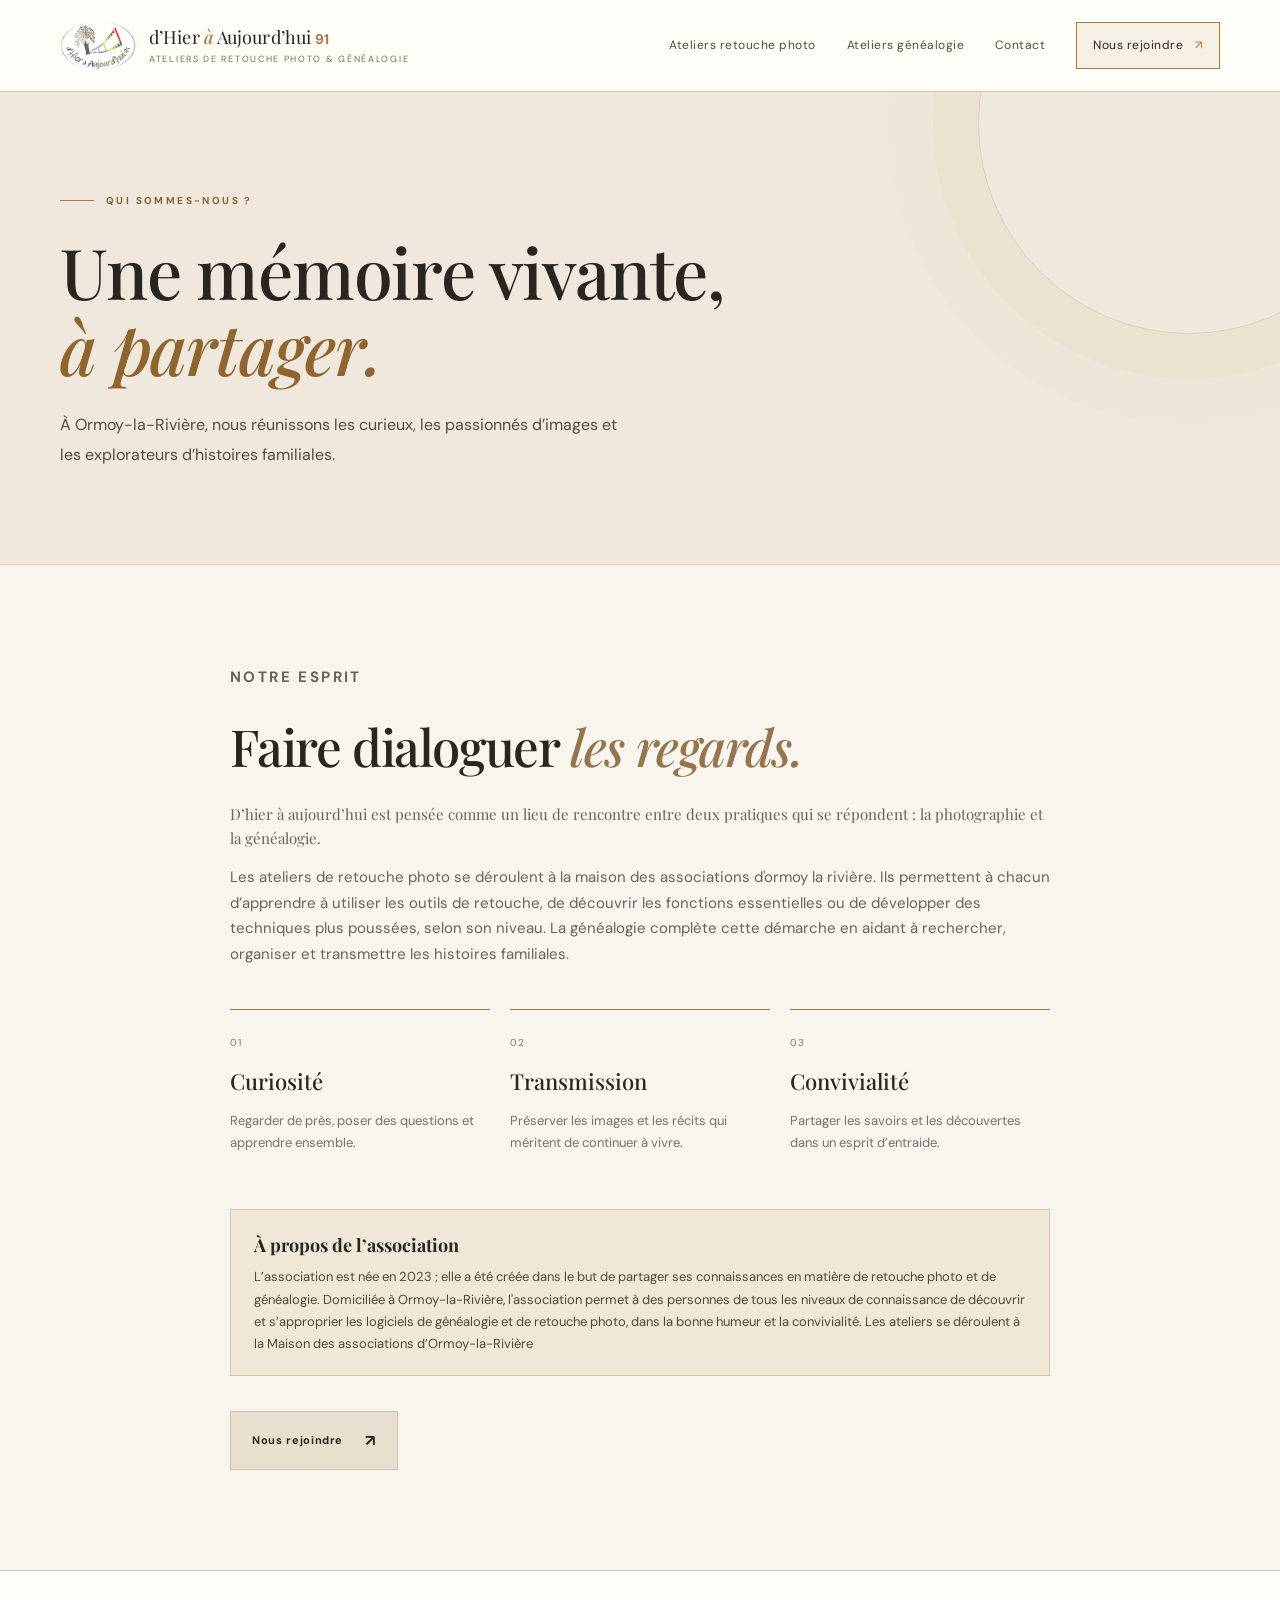
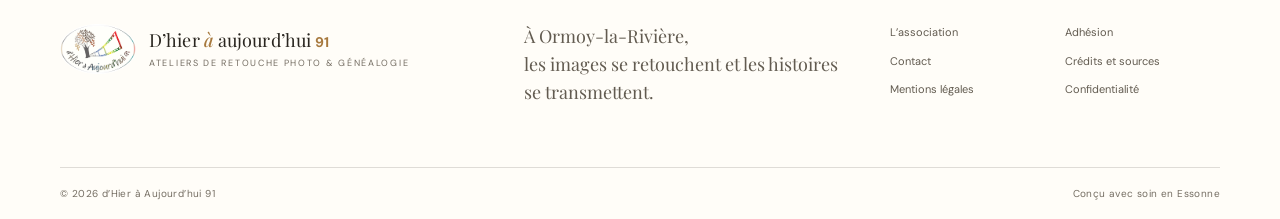
<file: association.html>
<!doctype html>


<html lang="fr">
    
    
    <!--tête de page-->
    
    <head>
        
        <meta charset="utf-8">
        <meta name="viewport" content="width=device-width, initial-scale=1">
        <title>L’association — d’Hier à Aujourd’hui 91</title>
        <meta name="description" content="Découvrez D’hier à aujourd’hui, association de retouche photo et de généalogie à Ormoy-la-Rivière en Essonne.">
        <meta name="robots" content="index,follow">
        <link rel="canonical" href="https://matmat-1313.github.io/association.html">
        <meta property="og:title" content="L’association — D’hier à aujourd’hui">
        <meta property="og:description" content="Une association locale pour la retouche photo, la généalogie et la mémoire vivante.">
        <meta property="og:locale" content="fr_FR">
        <link rel="icon" href="logo-association.png" type="image/svg+xml">
        <link rel="stylesheet" href="style.css">
        <script src="main.js" defer>
            
        </script>
    </head>

    
    <!--fin de section tête de page-->
    
    <body>
        
        <a class="skip-link" href="#contenu">Aller au contenu</a>
        <header class="site-header">
            <div class="container header-inner">
                <a class="brand" href="index.html">
                    <img class="brand-logo" src="logo-association.png" alt="Logo de l’association D’hier à aujourd’hui 91">
                    <span class="brand-name">d’Hier <em>à</em> Aujourd’hui <strong class="brand-number">91</strong>
                        <small>Ateliers de retouche photo & généalogie</small>
                    </span>
                </a>
                
                <button class="menu-toggle" aria-expanded="false" aria-controls="navigation" aria-label="Ouvrir le menu">
                
                    <span></span>
                    <span></span>
                </button>

                
                <nav id="navigation" class="nav" aria-label="Navigation principale">
                    <a href="photographie.html">Ateliers retouche photo</a>
                    <a href="genealogie.html">Ateliers généalogie</a>
                    <a href="contact.html">Contact</a>
                    <a class="nav-cta" href="adhesion.html">Nous rejoindre <span>↗</span>
                    </a>
                </nav>
            </div>
        </header>

    
    <main id="contenu">
        <section class="page-hero">
            <div class="container">
        <p class="eyebrow">
            <span class="eyebrow-line">
            </span> Qui sommes-nous ?</p>
        <h1>Une mémoire vivante,<br>
            <em>à partager.</em>
        </h1>
                
        <p class="hero-lede">À Ormoy-la-Rivière, nous réunissons les curieux, les passionnés d’images et les explorateurs d’histoires familiales.</p>
            </div>
        </section>
        <section class="section-pad">
            <div class="container content-narrow">
                <p class="eyebrow dark-eyebrow">Notre esprit</p>
            <h2>Faire dialoguer <em>les regards.</em>
            </h2>
                
            <p class="lead">D’hier à aujourd’hui est pensée comme un lieu de rencontre entre deux pratiques qui se répondent : la photographie et la généalogie.</p>
                <p>Les ateliers de retouche photo se déroulent à la maison des associations d'ormoy la rivière. Ils permettent à chacun d’apprendre à utiliser les outils de retouche, de découvrir les fonctions essentielles ou de développer des techniques plus poussées, selon son niveau. La généalogie complète cette démarche en aidant à rechercher, organiser et transmettre les histoires familiales.</p>
            <div class="values-grid">

                
                <article>
                    <span>01</span>
                    
                <h3>Curiosité</h3>
                    
                <p>Regarder de près, poser des questions et apprendre ensemble.</p>
                    
            </article>

                
                <article>   
                    <span>02</span>

                <h3>Transmission</h3>
                    
                <p>Préserver les images et les récits qui méritent de continuer à vivre.</p>
                    
            </article>

                
                <article>  
                    <span>03</span>
                    
                <h3>Convivialité</h3>
                    
                <p>Partager les savoirs et les découvertes dans un esprit d’entraide.</p>
                    
            </article>      
            
            </div>

                
    <!--section déscription de l'association-->
                
                <div class="notice">
                <strong>À propos de l’association</strong>
                <p>L’association est née en 2023 ; elle a été créée dans le but de partager ses connaissances en matière de retouche photo et de généalogie.

Domiciliée à Ormoy-la-Rivière, l'association permet à des personnes de tous les niveaux de connaissance de découvrir et s’approprier les logiciels de généalogie et de retouche photo, dans la bonne humeur et la convivialité.

Les ateliers se déroulent à la Maison des associations d’Ormoy-la-Rivière</p> 
                    
                   <!-- modifier la déscription de l'association avant la publication avec un peu plus de détail et avec l'année de création -->
             </div>
                
    <!--fin de section déscription de l'association-->

                
                <a class="button button-dark" href="adhesion.html">Nous rejoindre <span>↗</span>
                </a>
            </div>
        </section>
    </main>

    
    <!--pied de page-->
        
<footer class="site-footer">
    <div class="container footer-main">
        <a class="brand footer-brand" href="index.html">
            <img class="brand-logo" src="logo-association.png" alt="Logo de l’association D’hier à aujourd’hui 91">
            <span class="brand-name">D’hier <em>à</em> aujourd’hui <strong class="brand-number">91</strong>
                <small>Ateliers de retouche photo & généalogie</small>
            </span>
        </a>
        
        <p>À Ormoy-la-Rivière,<br>les images se retouchent et les histoires se transmettent.</p>
        <div class="footer-links">
            <a href="association.html">L’association</a>
            <a href="adhesion.html">Adhésion</a>
            <a href="contact.html">Contact</a>
            <a href="credits-sources.html">Crédits et sources</a>
          <a href="mentions-legales.html">Mentions légales</a>
            <a href="politique-confidentialite.html">Confidentialité</a>
        </div>
    </div>
    <div class="container footer-bottom">


    <!--crédit du site-->
        <span>© <span data-year>2026</span> d’Hier à Aujourd’hui 91</span>

        
        <span>Conçu avec soin en Essonne</span>
   
    </div>


    
    <!--fin de section pied de page-->
    
        </footer>
    </body>
</html>
</file>
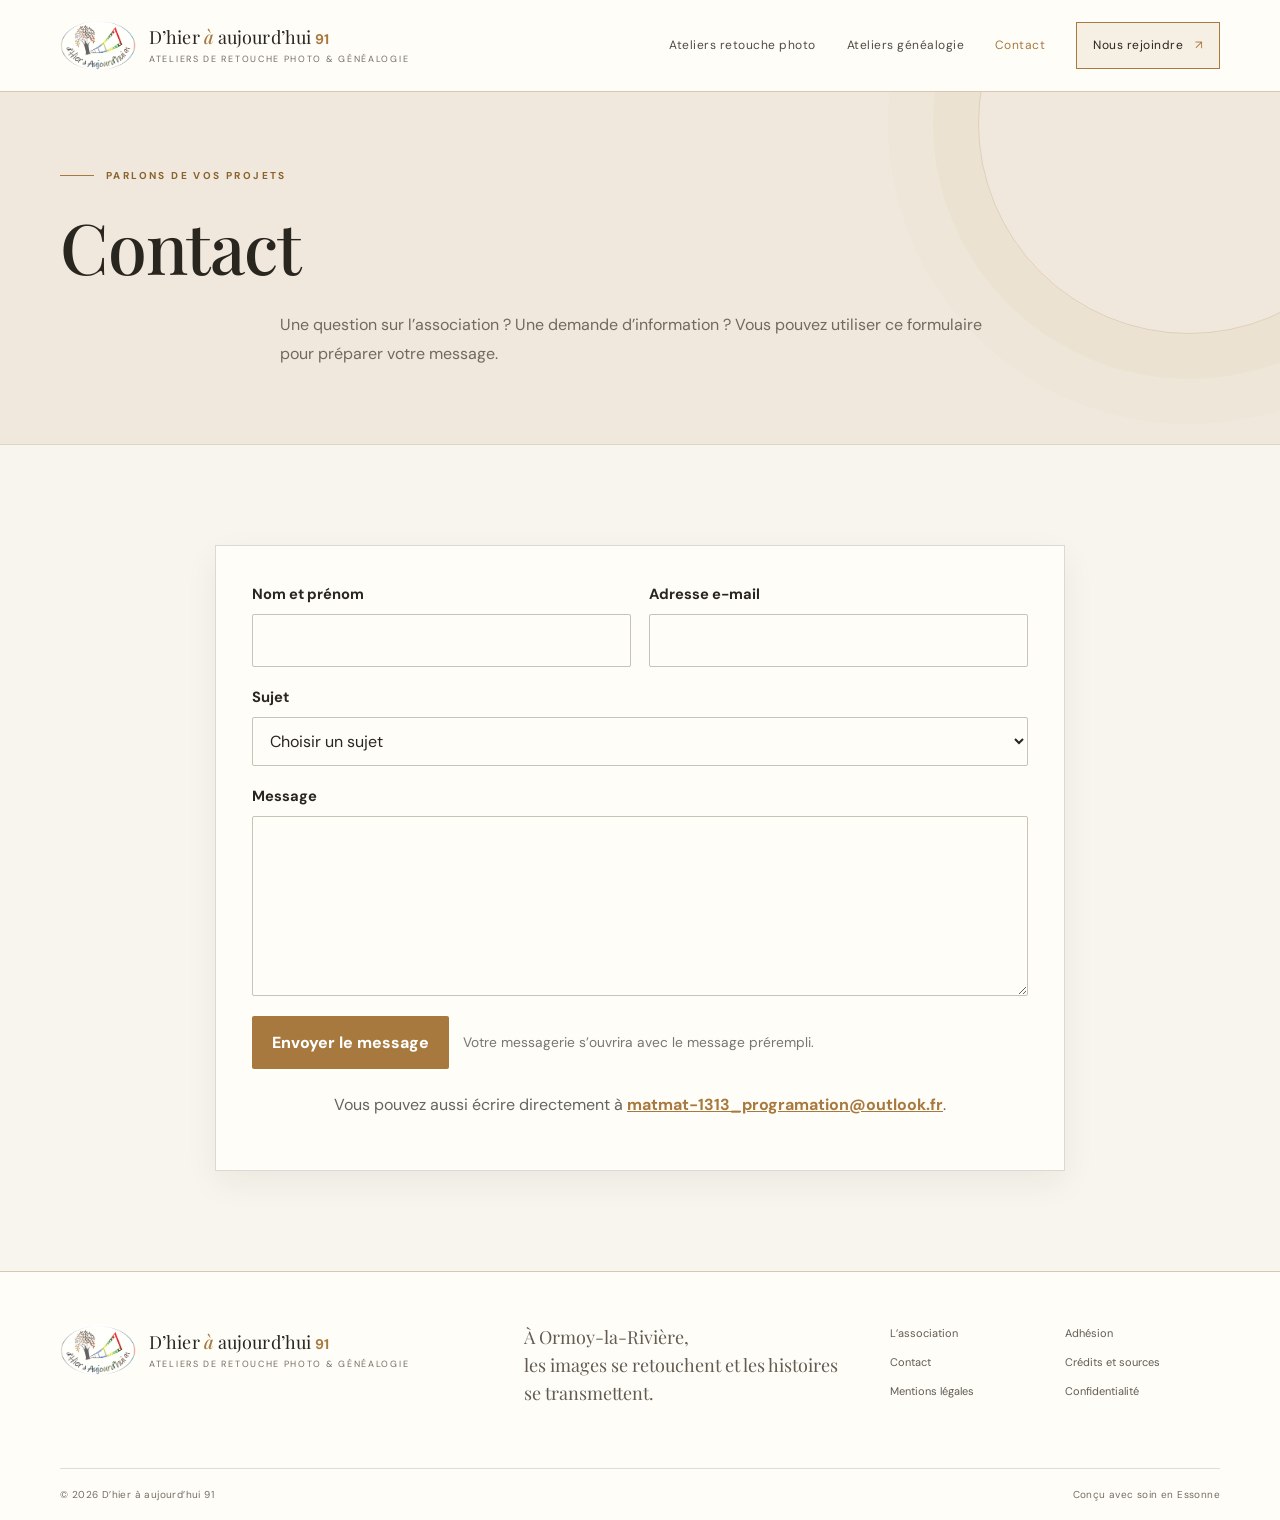
<file: contact.html>
<!doctype html>


<html lang="fr">
    
<head>
  <meta charset="utf-8">
  <meta name="viewport" content="width=device-width, initial-scale=1">
    
  <title>Contact — D’hier à aujourd’hui 91</title>
    
  <meta name="description" content="Contactez l’association D’hier à aujourd’hui 91 à Ormoy-la-Rivière pour les ateliers de retouche photo et de généalogie.">
    
  <link rel="icon" href="logo-association.png" type="image/svg+xml">
    
  <link rel="stylesheet" href="style.css">
    
  <script src="main.js" defer></script>

    
  <style>
    .contact-intro{max-width:720px;margin:0 auto 24px;color:var(--muted,#66645e)}
    .contact-card{max-width:850px;margin:0 auto;padding:clamp(20px,4vw,36px);border:1px solid var(--line,#ded8ce);background:var(--white,#fff);box-shadow:0 12px 32px rgba(40,32,20,.06)}
    .contact-grid{display:grid;grid-template-columns:1fr 1fr;gap:18px}
    .contact-field{display:flex;flex-direction:column;gap:7px;min-width:0}
    .contact-field.full{grid-column:1/-1}
    .contact-field label{font-weight:700;color:var(--ink,#292721);font-size:.92rem}
    .contact-field input,.contact-field select,.contact-field textarea{box-sizing:border-box;width:100%;padding:12px 13px;border:1px solid #c9c2b6;border-radius:2px;background:#fffdf8;color:var(--ink,#292721);font:inherit;transition:border-color .2s,box-shadow .2s}
    .contact-field input:focus,.contact-field select:focus,.contact-field textarea:focus{outline:none;border-color:var(--bronze,#a7793e);box-shadow:0 0 0 3px rgba(167,121,62,.15)}
    .contact-field textarea{min-height:180px;resize:vertical}
    .contact-actions{display:flex;align-items:center;gap:14px;flex-wrap:wrap;margin-top:20px}
    .contact-submit{border:0;border-radius:2px;padding:13px 20px;background:var(--bronze,#a7793e);color:#fff;font:inherit;font-weight:800;cursor:pointer;transition:transform .2s,background .2s}
    .contact-submit:hover{transform:translateY(-1px);background:#88602f}
    .contact-note{font-size:.86rem;color:#77766f}
    .contact-direct{margin-top:22px;text-align:center;color:#66645e}
    .contact-direct a{font-weight:700;color:var(--bronze,#8c6336);overflow-wrap:anywhere}
    .contact-honeypot{position:absolute;left:-10000px;top:auto;width:1px;height:1px;overflow:hidden}
    @media(max-width:700px){.contact-grid{grid-template-columns:1fr}.contact-field.full{grid-column:auto}.contact-card{padding:18px}}
  </style>

    
</head>

    
<body>
    
  <a class="skip-link" href="#contenu">Aller au contenu</a>
    
  <header class="site-header">

    <div class="container header-inner">
        
      <a class="brand" href="index.html">
          
        <img class="brand-logo" src="logo-association.png" alt="Logo de l’association D’hier à aujourd’hui 91">
          
        <span class="brand-name">D’hier <em>à</em> aujourd’hui <strong class="brand-number">91</strong><small>Ateliers de retouche photo & généalogie</small></span>
      </a>
        
      <button class="menu-toggle" aria-expanded="false" aria-controls="navigation" aria-label="Ouvrir le menu"><span></span><span></span></button>
        
      <nav id="navigation" class="nav" aria-label="Navigation principale">
          
        <a href="photographie.html">Ateliers retouche photo</a>
          
        <a href="genealogie.html">Ateliers généalogie</a>
          
        <a href="contact.html" aria-current="page">Contact</a>
          
        <a class="nav-cta" href="adhesion.html">Nous rejoindre <span aria-hidden="true">↗</span></a>
          
      </nav>
    </div>
  </header>

  <main id="contenu">
      
    <section class="page-hero compact-hero">
        
      <div class="container">
          
        <p class="eyebrow"><span class="eyebrow-line"></span> Parlons de vos projets</p>

          
        <h1>Contact</h1>
          
        <p class="hero-lede contact-intro">Une question sur l’association ? Une demande d’information ? Vous pouvez utiliser ce formulaire pour préparer votre message.</p>

          <!--Une fois le message pres, le boutton rdirige automatiquement sur la boite de messagerie de l'utilisateur avec un mail pres a être envoyé-->
      </div>
    </section>

    <section class="section-pad">
      <div class="container">
        <div class="contact-card">
          <form id="contact-form">
            <div class="contact-grid">
              <div class="contact-field">
                <label for="name">Nom et prénom</label>
                <input id="name" name="name" type="text" autocomplete="name" required>
              </div>
              <div class="contact-field">
                <label for="email">Adresse e-mail</label>
                <input id="email" name="email" type="email" autocomplete="email" required>
              </div>
              <div class="contact-field full">
                <label for="subject">Sujet</label>
                <select id="subject" name="subject" required>
                  <option value="">Choisir un sujet</option>
                  <option>Question sur l’association</option>
                  <option>Question sur la retouche photo</option>
                  <option>Question sur la généalogie</option>
                  <option>Idée de présentation</option>
                  <option>Procédure d'adhésion</option>
                  <option>Autre demande</option>
                </select>
              </div>
              <div class="contact-field full">
                <label for="message">Message</label>
                <textarea id="message" name="message" required></textarea>
              </div>
              <div class="contact-honeypot" aria-hidden="true">
                <label for="website">Ne pas remplir ce champ</label>
                <input id="website" name="website" type="text" tabindex="-1" autocomplete="off">
              </div>
            </div>
            <div class="contact-actions">
              <button class="contact-submit" type="submit">Envoyer le message</button>
              <span class="contact-note">Votre messagerie s’ouvrira avec le message prérempli.</span>
            </div>
          </form>
        
            <p class="contact-direct">Vous pouvez aussi écrire directement à <a href="mailto:matmat-1313_programation@outlook.fr">matmat-1313_programation@outlook.fr</a>.</p>

            <!--Ne pas oublier de modifier l'adrese mail avant publication-->
            
        </div>
      </div>
    </section>
  </main>

  <footer class="site-footer">
    <div class="container footer-main">
    
        <a class="brand footer-brand" href="index.html"><img class="brand-logo" src="logo-association.png" alt="Logo de l’association D’hier à aujourd’hui 91"><span class="brand-name">D’hier <em>à</em> aujourd’hui <strong class="brand-number">91</strong><small>Ateliers de retouche photo & généalogie</small></span></a>
    
        <p>À Ormoy-la-Rivière,<br>les images se retouchent et les histoires se transmettent.</p>
    
        <div class="footer-links">
      
          <a href="association.html">L’association</a>
            <a href="adhesion.html">Adhésion</a>
            <a href="contact.html" aria-current="page">Contact</a>
            <a href="credits-sources.html">Crédits et sources</a>
          <a href="mentions-legales.html">Mentions légales</a>
            <a href="politique-confidentialite.html">Confidentialité</a>
    
      </div>
    </div>
      
    <div class="container footer-bottom"><span>© <span data-year>2026</span> D’hier à aujourd’hui 91</span><span>Conçu avec soin en Essonne</span></div>
      
  </footer>

  <script>
      
    // Remplacez cette adresse par l'adresse officielle de l'association.
      
    const CONTACT_EMAIL = "matmat-1313_programation@outlook.fr";
    document.getElementById('contact-form').addEventListener('submit', function(event) {
      event.preventDefault();
      if (document.getElementById('website').value) return;
      const name = document.getElementById('name').value.trim();
      const email = document.getElementById('email').value.trim();
      const subject = document.getElementById('subject').value.trim();
      const message = document.getElementById('message').value.trim();
      const body = `Nom et prénom : ${name}\\nAdresse e-mail : ${email}\\n\\n${message}`;
      const href = `mailto:${CONTACT_EMAIL}?subject=${encodeURIComponent('[D’hier à aujourd’hui 91] ' + subject)}&body=${encodeURIComponent(body)}`;
      window.location.href = href;
    });

  </script>
</body>
</html>
</file>
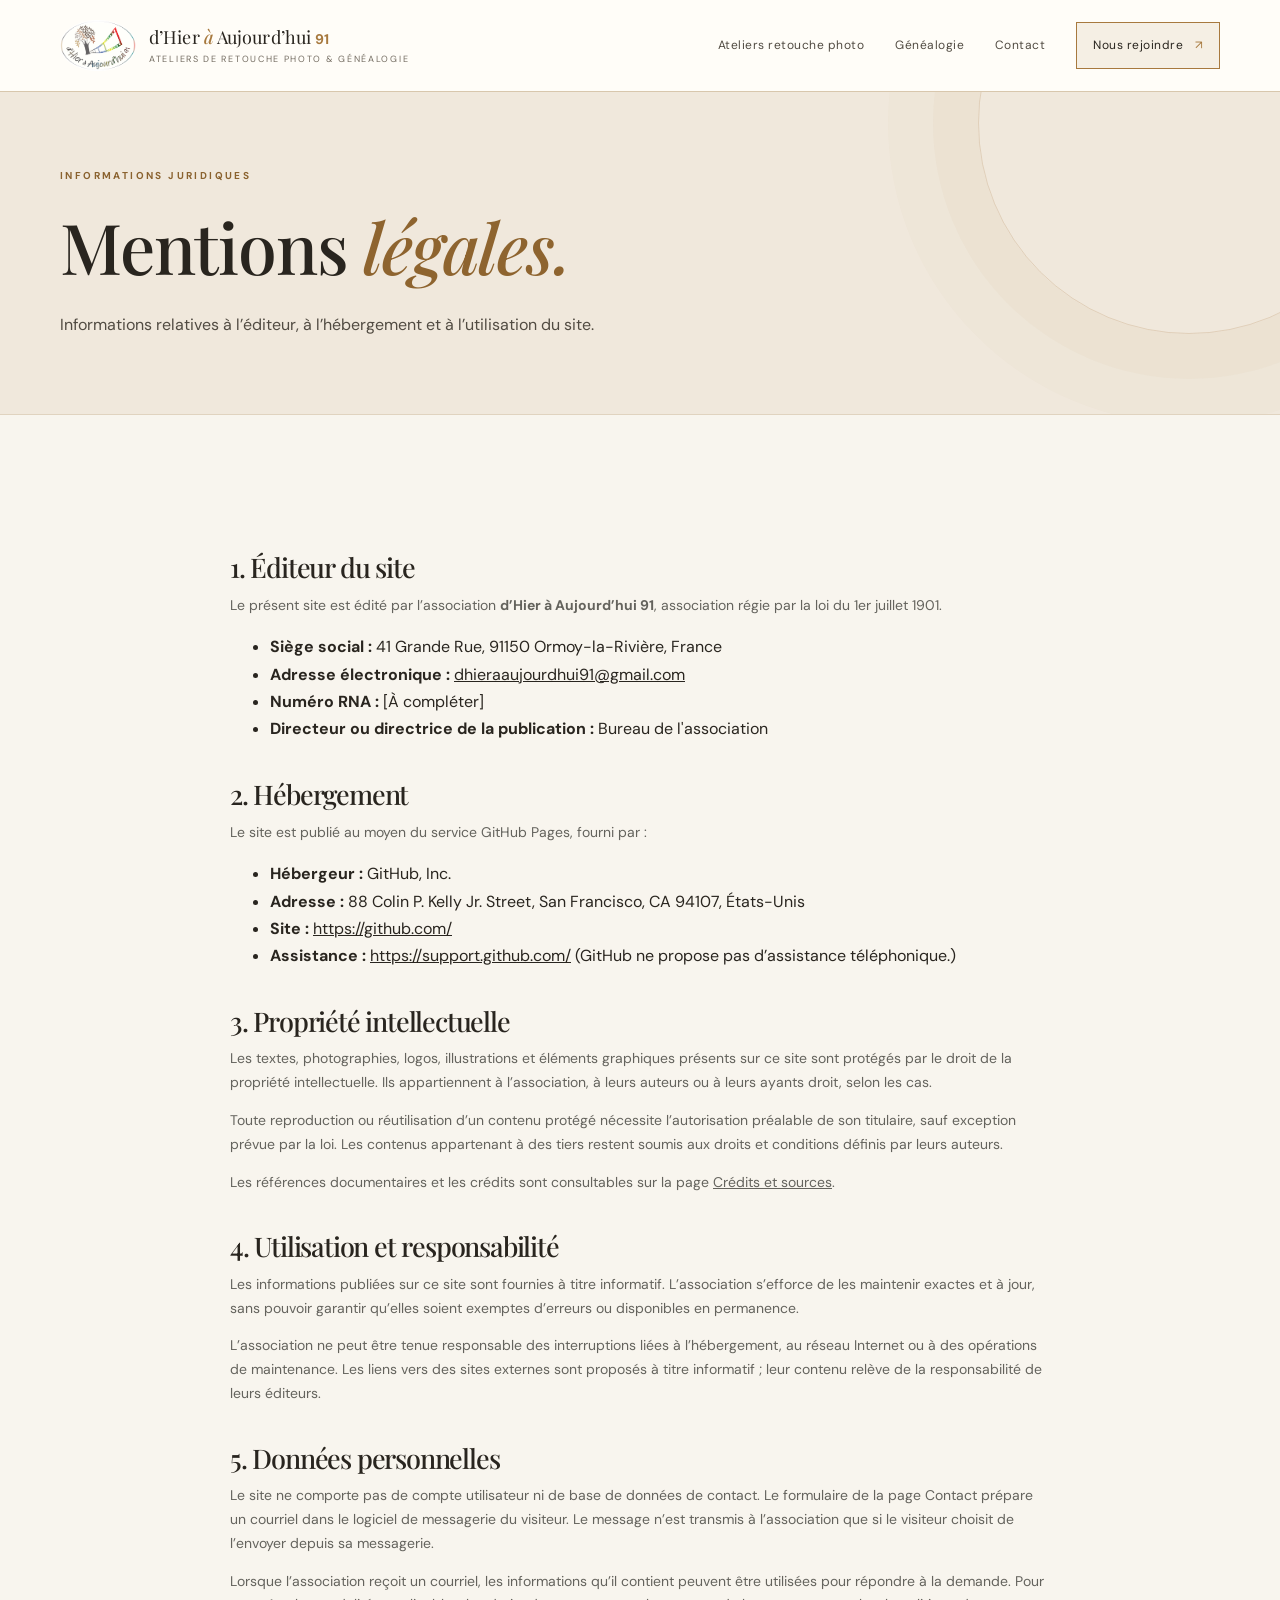
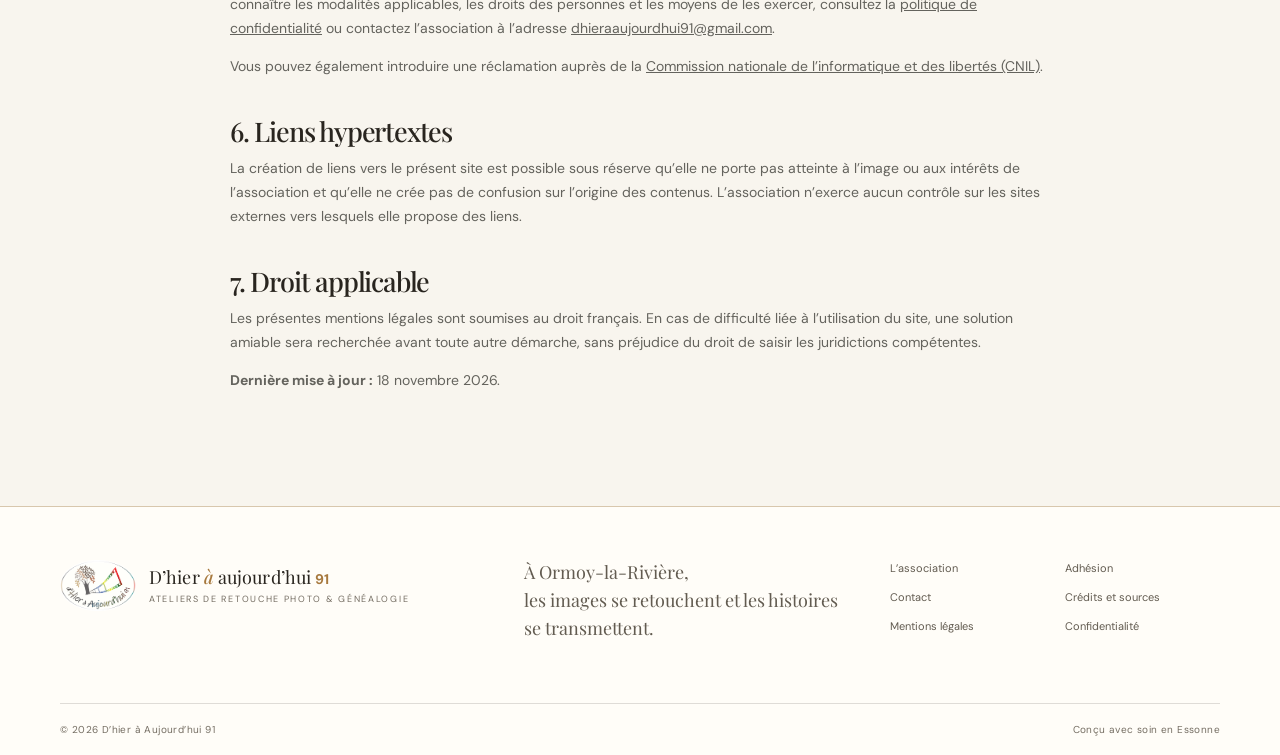
<file: mentions-legales.html>
<!doctype html>
<html lang="fr">
<head>
  <meta charset="utf-8">
  <meta name="viewport" content="width=device-width, initial-scale=1">
  <title>Mentions légales — D’hier à Aujourd’hui 91</title>
  <meta name="description" content="Mentions légales du site de l’association D’hier à Aujourd’hui 91 : éditeur, hébergement, propriété intellectuelle et données personnelles.">
  <meta name="robots" content="index,follow">
  <link rel="canonical" href="https://matmat-1313.github.io/mentions-legales.html">
  <link rel="icon" href="logo-association.png" type="image/png">
  <link rel="stylesheet" href="style.css">
  <script src="main.js" defer></script>
</head>
<body>
  <a class="skip-link" href="#contenu">Aller au contenu</a>

  <header class="site-header">
    <div class="container header-inner">
      <a class="brand" href="index.html">
        <img class="brand-logo" src="logo-association.png" alt="Logo de l’association D’hier à aujourd’hui 91">
        <span class="brand-name">d’Hier <em>à</em> Aujourd’hui <strong class="brand-number">91</strong>
          <small>Ateliers de retouche photo & généalogie</small>
        </span>
      </a>
      <button class="menu-toggle" aria-expanded="false" aria-controls="navigation" aria-label="Ouvrir le menu">
        <span></span><span></span>
      </button>
      <nav id="navigation" class="nav" aria-label="Navigation principale">
        <a href="photographie.html">Ateliers retouche photo</a>
        <a href="genealogie.html">Généalogie</a>
        <a href="contact.html">Contact</a>
        <a class="nav-cta" href="adhesion.html">Nous rejoindre <span>↗</span></a>
      </nav>
    </div>
  </header>

  <main id="contenu">
    <section class="page-hero compact-hero">
      <div class="container">
        <p class="eyebrow">Informations juridiques</p>
        <h1>Mentions <em>légales.</em></h1>
        <p class="hero-lede">Informations relatives à l’éditeur, à l’hébergement et à l’utilisation du site.</p>
      </div>
    </section>

    <section class="section-pad">
      <div class="container content-narrow legal-content">
        <h2>1. Éditeur du site</h2>
        <p>
          Le présent site est édité par l’association <strong>d’Hier à Aujourd’hui 91</strong>,
          association régie par la loi du 1er juillet 1901.
        </p>
        <ul>
          <li><strong>Siège social :</strong> 41 Grande Rue, 91150 Ormoy-la-Rivière, France</li>
          <li><strong>Adresse électronique :</strong> <a href="mailto:dhieraaujourdhui91@gmail.com">dhieraaujourdhui91@gmail.com</a></li>
          <li><strong>Numéro RNA :</strong> [À compléter]</li>
          <li><strong>Directeur ou directrice de la publication :</strong> Bureau de l'association</li>
        </ul>

        <h2>2. Hébergement</h2>
        <p>Le site est publié au moyen du service GitHub Pages, fourni par :</p>
        <ul>
          <li><strong>Hébergeur :</strong> GitHub, Inc.</li>
          <li><strong>Adresse :</strong> 88 Colin P. Kelly Jr. Street, San Francisco, CA 94107, États-Unis</li>
          <li><strong>Site :</strong> <a href="https://github.com/" target="_blank" rel="noopener noreferrer">https://github.com/</a></li>
          <li><strong>Assistance :</strong> <a href="https://support.github.com/" target="_blank" rel="noopener noreferrer">https://support.github.com/</a> (GitHub ne propose pas d’assistance téléphonique.)</li>
        </ul>

        <h2>3. Propriété intellectuelle</h2>
        <p>
          Les textes, photographies, logos, illustrations et éléments graphiques présents sur ce site
          sont protégés par le droit de la propriété intellectuelle. Ils appartiennent à l’association,
          à leurs auteurs ou à leurs ayants droit, selon les cas.
        </p>
        <p>
          Toute reproduction ou réutilisation d’un contenu protégé nécessite l’autorisation préalable
          de son titulaire, sauf exception prévue par la loi. Les contenus appartenant à des tiers
          restent soumis aux droits et conditions définis par leurs auteurs.
        </p>
        <p>Les références documentaires et les crédits sont consultables sur la page
          <a href="credits-sources.html">Crédits et sources</a>.</p>

        <h2>4. Utilisation et responsabilité</h2>
        <p>
          Les informations publiées sur ce site sont fournies à titre informatif. L’association
          s’efforce de les maintenir exactes et à jour, sans pouvoir garantir qu’elles soient
          exemptes d’erreurs ou disponibles en permanence.
        </p>
        <p>
          L’association ne peut être tenue responsable des interruptions liées à l’hébergement,
          au réseau Internet ou à des opérations de maintenance. Les liens vers des sites externes
          sont proposés à titre informatif ; leur contenu relève de la responsabilité de leurs éditeurs.
        </p>

        <h2>5. Données personnelles</h2>
        <p>
          Le site ne comporte pas de compte utilisateur ni de base de données de contact.
          Le formulaire de la page Contact prépare un courriel dans le logiciel de messagerie
          du visiteur. Le message n’est transmis à l’association que si le visiteur choisit
          de l’envoyer depuis sa messagerie.
        </p>
        <p>
          Lorsque l’association reçoit un courriel, les informations qu’il contient peuvent être
          utilisées pour répondre à la demande. Pour connaître les modalités applicables, les droits
          des personnes et les moyens de les exercer, consultez la
          <a href="politique-confidentialite.html">politique de confidentialité</a> ou contactez
          l’association à l’adresse
          <a href="mailto:dhieraaujourdhui91@gmail.com">dhieraaujourdhui91@gmail.com</a>.
        </p>
        <p>
          Vous pouvez également introduire une réclamation auprès de la
          <a href="https://www.cnil.fr/" target="_blank" rel="noopener noreferrer">Commission nationale de l’informatique et des libertés (CNIL)</a>.
        </p>

        <h2>6. Liens hypertextes</h2>
        <p>
          La création de liens vers le présent site est possible sous réserve qu’elle ne porte pas
          atteinte à l’image ou aux intérêts de l’association et qu’elle ne crée pas de confusion
          sur l’origine des contenus. L’association n’exerce aucun contrôle sur les sites externes
          vers lesquels elle propose des liens.
        </p>

        <h2>7. Droit applicable</h2>
        <p>
          Les présentes mentions légales sont soumises au droit français. En cas de difficulté
          liée à l’utilisation du site, une solution amiable sera recherchée avant toute autre
          démarche, sans préjudice du droit de saisir les juridictions compétentes.
        </p>

        <p><strong>Dernière mise à jour :</strong> 18 novembre 2026.</p>
      </div>
    </section>
  </main>

  <footer class="site-footer">
    <div class="container footer-main">
      <a class="brand footer-brand" href="index.html">
        <img class="brand-logo" src="logo-association.png" alt="Logo de l’association D’hier à aujourd’hui 91">
        <span class="brand-name">D’hier <em>à</em> aujourd’hui <strong class="brand-number">91</strong>
          <small>Ateliers de retouche photo & généalogie</small>
        </span>
      </a>
      <p>À Ormoy-la-Rivière,<br>les images se retouchent et les histoires se transmettent.</p>
      <div class="footer-links">
        <a href="association.html">L’association</a>
        <a href="adhesion.html">Adhésion</a>
        <a href="contact.html">Contact</a>
        <a href="credits-sources.html">Crédits et sources</a>
        <a href="mentions-legales.html" aria-current="page">Mentions légales</a>
        <a href="politique-confidentialite.html">Confidentialité</a>
      </div>
    </div>
    <div class="container footer-bottom">
      <span>© <span data-year>2026</span> D’hier à Aujourd’hui 91</span>
      <span>Conçu avec soin en Essonne</span>
    </div>
  </footer>
</body>
</html>
</file>
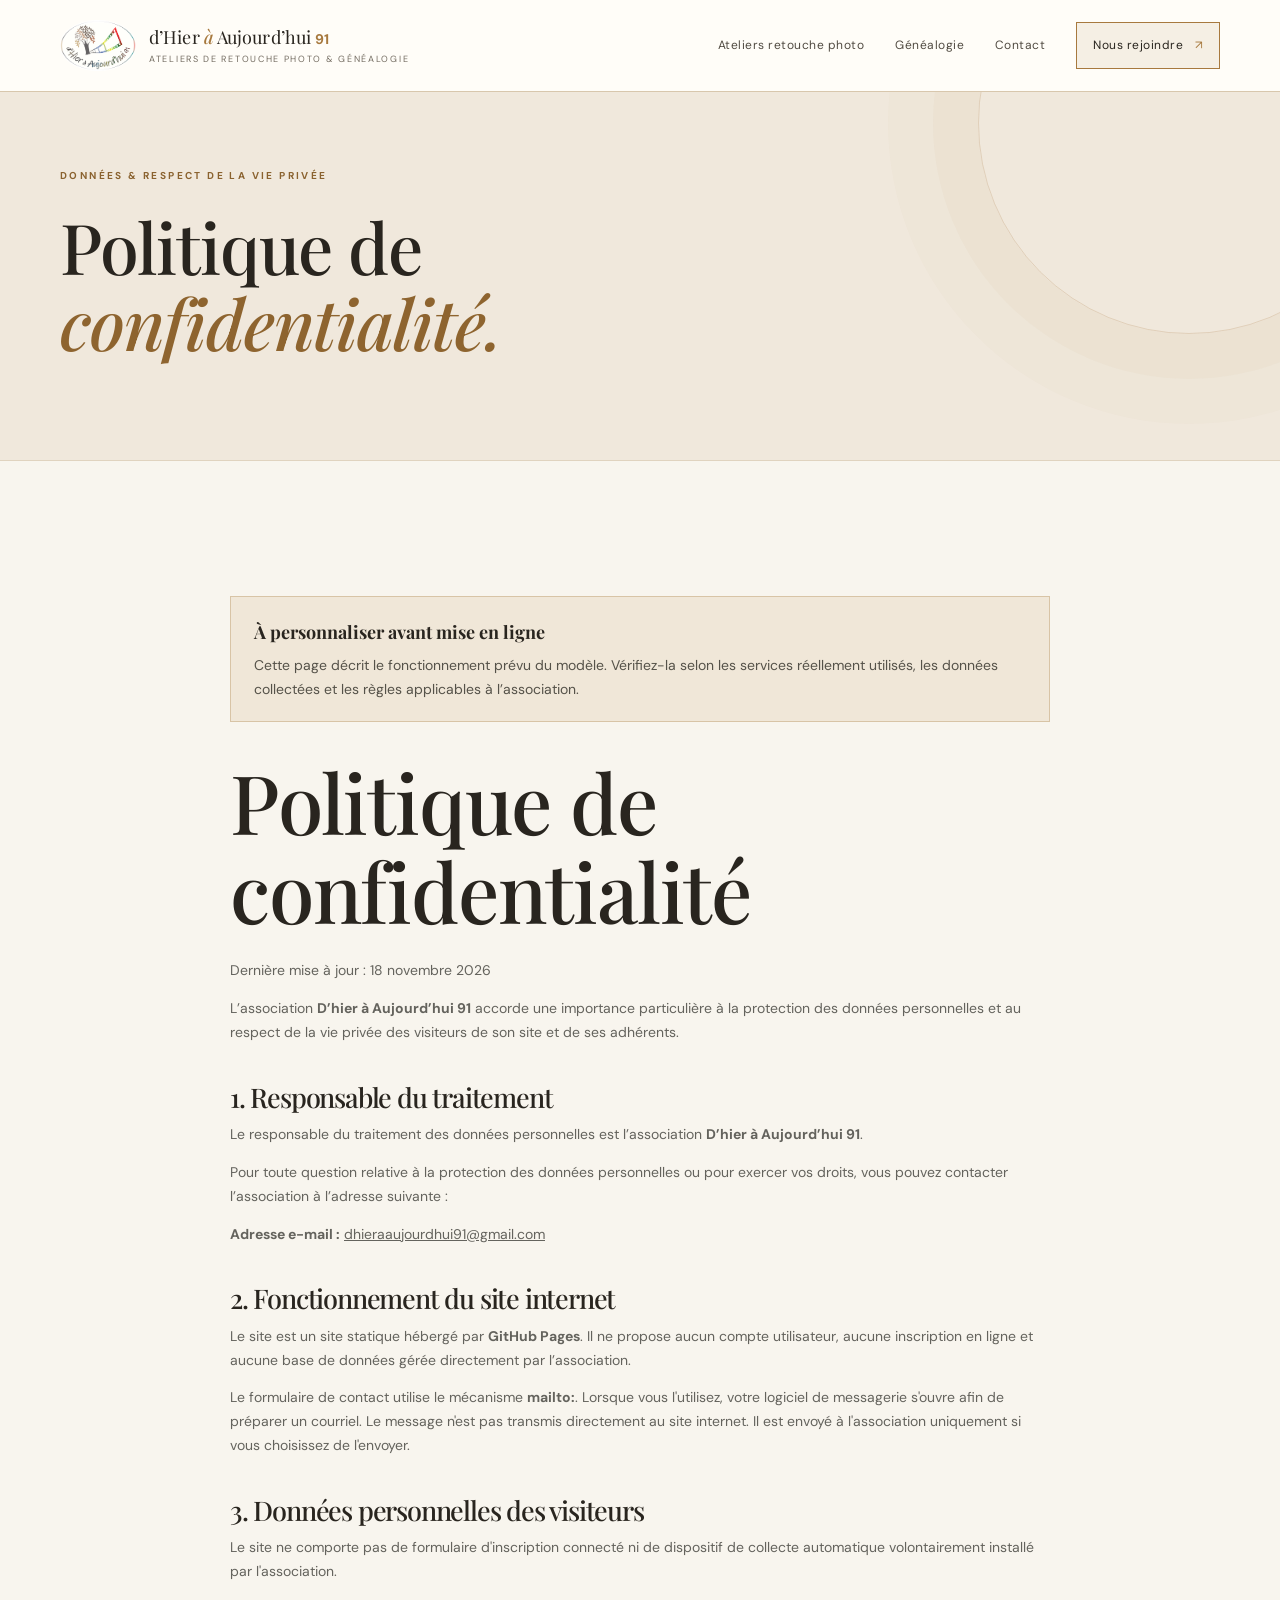
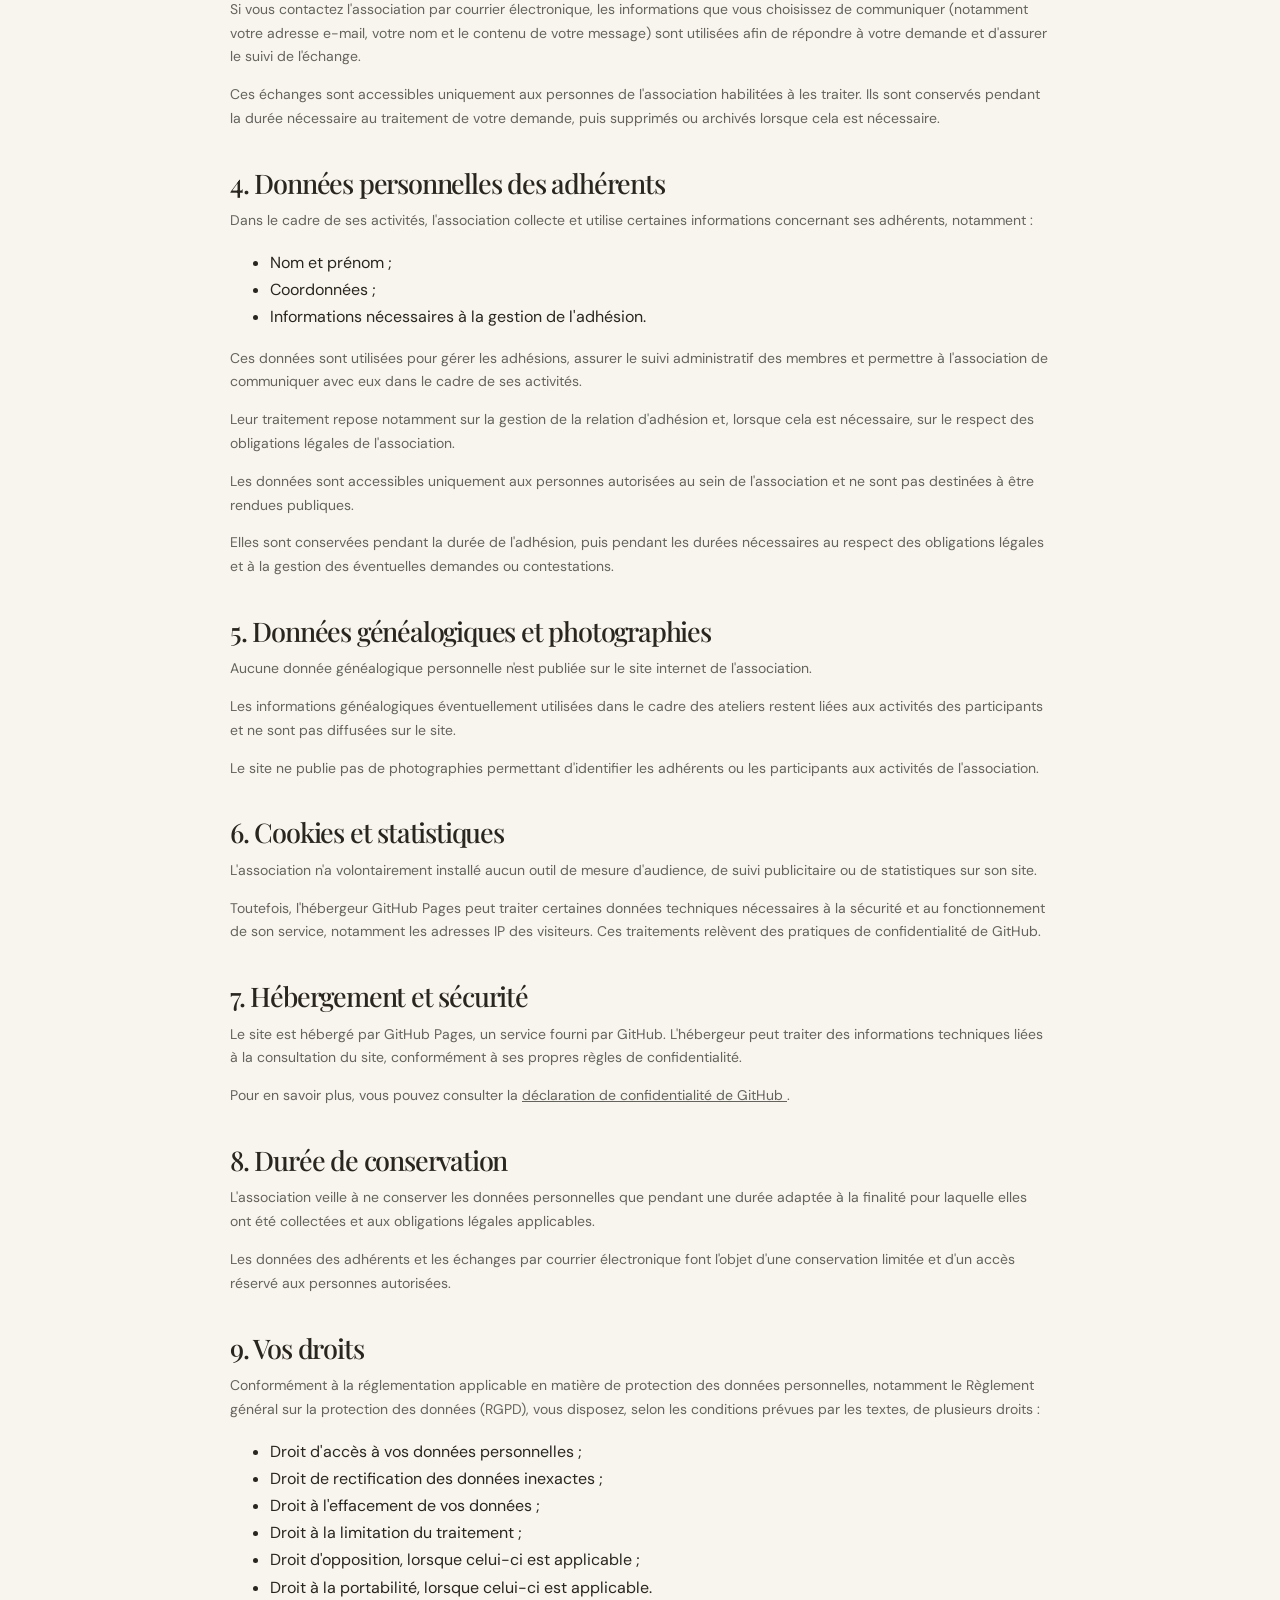
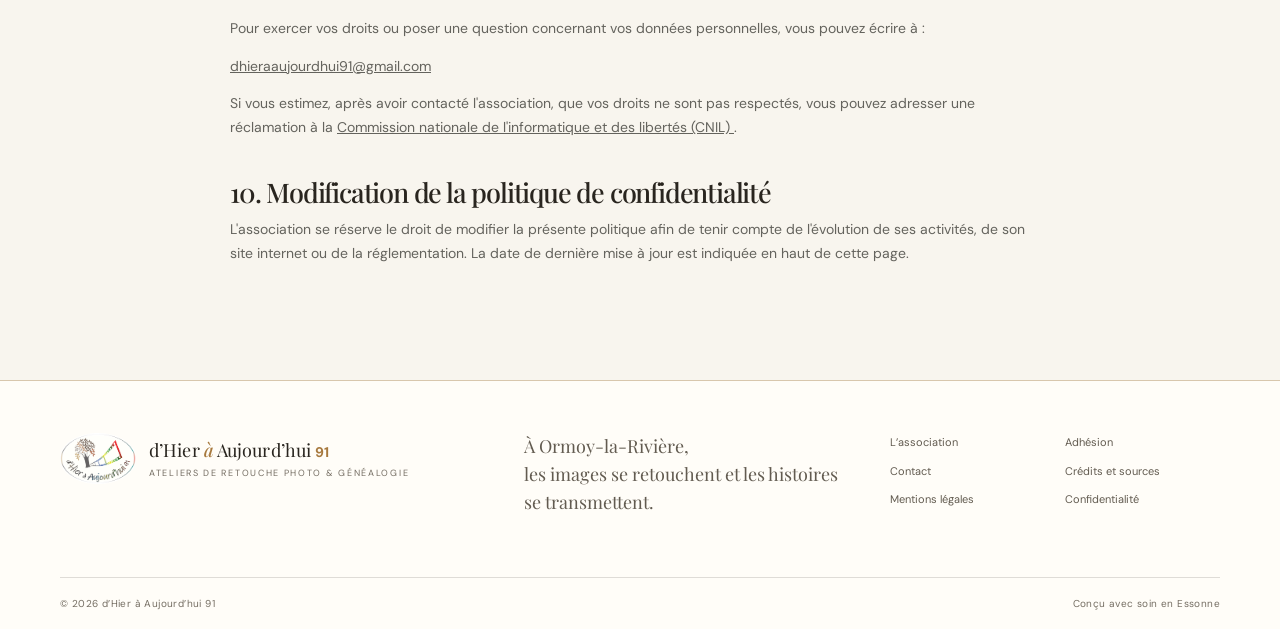
<file: politique-confidentialite.html>
<!doctype html>


<html lang="fr">
  
  <head>
    
    <meta charset="utf-8">
    <meta name="viewport" content="width=device-width, initial-scale=1">
    <title>Confidentialité & données personnelles — d’Hier à Aujourd’hui 91</title>
    <meta name="description" content="Informations sur la confidentialité et la protection des données sur le site de d’Hier à Aujourd’hui 91.">
    <meta name="robots" content="index,follow">
    <link rel="canonical" href="https://matmat-1313.github.io/politique-confidentialite.html">
    <link rel="icon" href="logo-association.png" type="image/svg+xml">
    <link rel="stylesheet" href="style.css">
    <script src="main.js" defer>
    </script>
  </head>

  
  <body>
    
    <a class="skip-link" href="#contenu">Aller au contenu</a>
    <header class="site-header">
      <div class="container header-inner">
        <a class="brand" href="index.html">
          <img class="brand-logo" src="logo-association.png" alt="Logo de l’association d’Hier à Aujourd’hui 91">
          <span class="brand-name">d’Hier <em>à</em> Aujourd’hui <strong class="brand-number">91</strong>
            <small>Ateliers de retouche photo & généalogie</small>
          </span>
        </a>
        
        <button class="menu-toggle" aria-expanded="false" aria-controls="navigation" aria-label="Ouvrir le menu">
          
          <span></span>
          <span></span>
        </button>
        
        <nav id="navigation" class="nav" aria-label="Navigation principale">
          <a href="photographie.html">Ateliers retouche photo</a>
          <a href="genealogie.html">Généalogie</a>
          <a href="contact.html">Contact</a>
          <a class="nav-cta" href="adhesion.html">Nous rejoindre <span>↗</span>
          </a>
        </nav>
      </div>
    </header>
    
    <main id="contenu">
      <section class="page-hero compact-hero">
        <div class="container">
          <p class="eyebrow">Données & respect de la vie privée</p>
          <h1>Politique de <em>confidentialité.</em></h1>
        </div>
      </section>
      
      <section class="section-pad">
        <div class="container content-narrow legal-content">
          <div class="notice notice-warm">
            <strong>À personnaliser avant mise en ligne</strong>
            <p>Cette page décrit le fonctionnement prévu du modèle. Vérifiez-la selon les services réellement utilisés, les données collectées et les règles applicables à l’association.</p>
          </div>
          
               <h1>Politique de confidentialité</h1>
        <p class="last-update">
            Dernière mise à jour : 18 novembre 2026
        </p>

        <p>
            L’association <strong>D’hier à Aujourd’hui 91</strong>
            accorde une importance particulière à la protection des
            données personnelles et au respect de la vie privée des
            visiteurs de son site et de ses adhérents.
        </p>

        <h2>1. Responsable du traitement</h2>

        <p>
            Le responsable du traitement des données personnelles est
            l’association <strong>D’hier à Aujourd’hui 91</strong>.
        </p>

        <p>
            Pour toute question relative à la protection des données
            personnelles ou pour exercer vos droits, vous pouvez
            contacter l’association à l’adresse suivante :
        </p>

        <p>
            <strong>Adresse e-mail :</strong>
            <a href="mailto:dhieraaujourdhui91@gmail.com">
                dhieraaujourdhui91@gmail.com
            </a>
        </p>

        <h2>2. Fonctionnement du site internet</h2>

        <p>
            Le site est un site statique hébergé par
            <strong>GitHub Pages</strong>. Il ne propose aucun compte
            utilisateur, aucune inscription en ligne et aucune base
            de données gérée directement par l’association.
        </p>

        <p>
            Le formulaire de contact utilise le mécanisme
            <strong>mailto:</strong>. Lorsque vous l'utilisez,
            votre logiciel de messagerie s'ouvre afin de préparer
            un courriel. Le message n'est pas transmis directement
            au site internet. Il est envoyé à l'association
            uniquement si vous choisissez de l'envoyer.
        </p>

        <h2>3. Données personnelles des visiteurs</h2>

        <p>
            Le site ne comporte pas de formulaire d'inscription
            connecté ni de dispositif de collecte automatique
            volontairement installé par l'association.
        </p>

        <p>
            Si vous contactez l'association par courrier électronique,
            les informations que vous choisissez de communiquer
            (notamment votre adresse e-mail, votre nom et le contenu
            de votre message) sont utilisées afin de répondre à votre
            demande et d'assurer le suivi de l'échange.
        </p>

        <p>
            Ces échanges sont accessibles uniquement aux personnes
            de l'association habilitées à les traiter. Ils sont
            conservés pendant la durée nécessaire au traitement
            de votre demande, puis supprimés ou archivés lorsque
            cela est nécessaire.
        </p>

        <h2>4. Données personnelles des adhérents</h2>

        <p>
            Dans le cadre de ses activités, l'association collecte
            et utilise certaines informations concernant ses
            adhérents, notamment :
        </p>

        <ul>
            <li>Nom et prénom ;</li>
            <li>Coordonnées ;</li>
            <li>Informations nécessaires à la gestion de l'adhésion.</li>
        </ul>

        <p>
            Ces données sont utilisées pour gérer les adhésions,
            assurer le suivi administratif des membres et permettre
            à l'association de communiquer avec eux dans le cadre
            de ses activités.
        </p>

        <p>
            Leur traitement repose notamment sur la gestion de la
            relation d'adhésion et, lorsque cela est nécessaire,
            sur le respect des obligations légales de l'association.
        </p>

        <p>
            Les données sont accessibles uniquement aux personnes
            autorisées au sein de l'association et ne sont pas
            destinées à être rendues publiques.
        </p>

        <p>
            Elles sont conservées pendant la durée de l'adhésion,
            puis pendant les durées nécessaires au respect des
            obligations légales et à la gestion des éventuelles
            demandes ou contestations.
        </p>

        <h2>5. Données généalogiques et photographies</h2>

        <p>
            Aucune donnée généalogique personnelle n'est publiée
            sur le site internet de l'association.
        </p>

        <p>
            Les informations généalogiques éventuellement utilisées
            dans le cadre des ateliers restent liées aux activités
            des participants et ne sont pas diffusées sur le site.
        </p>

        <p>
            Le site ne publie pas de photographies permettant
            d'identifier les adhérents ou les participants aux
            activités de l'association.
        </p>

        <h2>6. Cookies et statistiques</h2>

        <p>
            L'association n'a volontairement installé aucun outil
            de mesure d'audience, de suivi publicitaire ou de
            statistiques sur son site.
        </p>

        <p>
            Toutefois, l'hébergeur GitHub Pages peut traiter certaines
            données techniques nécessaires à la sécurité et au
            fonctionnement de son service, notamment les adresses IP
            des visiteurs. Ces traitements relèvent des pratiques
            de confidentialité de GitHub.
        </p>

        <h2>7. Hébergement et sécurité</h2>

        <p>
            Le site est hébergé par GitHub Pages, un service fourni
            par GitHub. L'hébergeur peut traiter des informations
            techniques liées à la consultation du site, conformément
            à ses propres règles de confidentialité.
        </p>

        <p>
            Pour en savoir plus, vous pouvez consulter la
            <a href="https://docs.github.com/fr/site-policy/privacy-policies/github-general-privacy-statement"
               target="_blank" rel="noopener noreferrer">
                déclaration de confidentialité de GitHub
            </a>.
        </p>

        <h2>8. Durée de conservation</h2>

        <p>
            L'association veille à ne conserver les données
            personnelles que pendant une durée adaptée à la
            finalité pour laquelle elles ont été collectées
            et aux obligations légales applicables.
        </p>

        <p>
            Les données des adhérents et les échanges par courrier
            électronique font l'objet d'une conservation limitée
            et d'un accès réservé aux personnes autorisées.
        </p>

        <h2>9. Vos droits</h2>

        <p>
            Conformément à la réglementation applicable en matière
            de protection des données personnelles, notamment le
            Règlement général sur la protection des données (RGPD),
            vous disposez, selon les conditions prévues par les
            textes, de plusieurs droits :
        </p>

        <ul>
            <li>Droit d'accès à vos données personnelles ;</li>
            <li>Droit de rectification des données inexactes ;</li>
            <li>Droit à l'effacement de vos données ;</li>
            <li>Droit à la limitation du traitement ;</li>
            <li>Droit d'opposition, lorsque celui-ci est applicable ;</li>
            <li>Droit à la portabilité, lorsque celui-ci est applicable.</li>
        </ul>

        <p>
            Pour exercer vos droits ou poser une question concernant
            vos données personnelles, vous pouvez écrire à :
        </p>

        <p>
            <a href="mailto:dhieraaujourdhui91@gmail.com">
                dhieraaujourdhui91@gmail.com
            </a>
        </p>

        <p>
            Si vous estimez, après avoir contacté l'association,
            que vos droits ne sont pas respectés, vous pouvez
            adresser une réclamation à la
            <a href="https://www.cnil.fr/"
               target="_blank" rel="noopener noreferrer">
                Commission nationale de l'informatique et des libertés
                (CNIL)
            </a>.
        </p>

        <h2>10. Modification de la politique de confidentialité</h2>

        <p>
            L'association se réserve le droit de modifier la présente
            politique afin de tenir compte de l'évolution de ses
            activités, de son site internet ou de la réglementation.
            La date de dernière mise à jour est indiquée en haut
            de cette page.
        </p>
          
        </div>
      </section>
    </main>
    
    <footer class="site-footer">
      <div class="container footer-main">
        <a class="brand footer-brand" href="index.html">
          <img class="brand-logo" src="logo-association.png" alt="Logo de l’association d’Hier à Aujourd’hui 91">
          <span class="brand-name">d’Hier <em>à</em> Aujourd’hui <strong class="brand-number">91</strong>
            <small>Ateliers de retouche photo & généalogie</small>
          </span>
        </a>
        
        <p>À Ormoy-la-Rivière,<br>les images se retouchent et les histoires se transmettent.</p>
        <div class="footer-links">
          <a href="association.html">L’association</a>
          <a href="adhesion.html">Adhésion</a>
          <a href="contact.html">Contact</a>
          <a href="credits-sources.html">Crédits et sources</a>
          <a href="mentions-legales.html">Mentions légales</a>
          <a href="politique-confidentialite.html">Confidentialité</a>
        </div>
      </div>
      
      <div class="container footer-bottom">
        <span>© <span data-year>2026</span> d’Hier à Aujourd’hui 91</span>
        
        <span>Conçu avec soin en Essonne</span>
      
      </div>
    
    </footer>

    
  </body>


</html>
</file>
<file: style.css>
@import url('https://fonts.googleapis.com/css2?family=DM+Sans:wght@400;500;600;700&family=Playfair+Display:ital,wght@0,500;0,600;0,700;1,500;1,600&display=swap');

:root {
  --ink: #191917;
  --ink-soft: #292925;
  --paper: #f5f2eb;
  --paper-deep: #e9e3d8;
  --white: #fffdf8;
  --bronze: #b18a58;
  --bronze-light: #d3b68a;
  --muted: #77766f;
  --line: rgba(25, 25, 23, .15);
  --serif: "Playfair Display", Georgia, serif;
  --sans: "DM Sans", Arial, sans-serif;
  --container: 1160px;
}

* {
  box-sizing: border-box;
}

html {
  scroll-behavior: smooth;
  scroll-padding-top: 90px;
}

body {
  margin: 0;
  background: var(--paper);
  color: var(--ink);
  font-family: var(--sans);
  font-size: 16px;
  line-height: 1.7;
  -webkit-font-smoothing: antialiased;
}

img {
  max-width: 100%;
  height: auto;
}

a {
  color: inherit;
}

a:focus-visible, button:focus-visible {
  outline: 3px solid var(--bronze);
  outline-offset: 4px;
}

.container {
  width: min(var(--container), calc(100% - 48px));
  margin-inline: auto;
}

.skip-link {
  position: absolute;
  left: 16px;
  top: -60px;
  background: var(--white);
  padding: 10px 16px;
  z-index: 100;
  color: var(--ink);
}

.skip-link:focus {
  top: 12px;
}

.site-header {
  height: 92px;
  position: relative;
  z-index: 10;
  background: var(--ink);
  color: var(--white);
  border-bottom: 1px solid rgba(255, 255, 255, .12);
}

.header-inner {
  height: 100%;
  display: flex;
  align-items: center;
  justify-content: space-between;
  gap: 32px;
}

.brand {
  display: flex;
  align-items: center;
  gap: 13px;
  text-decoration: none;
  flex-shrink: 0;
}

.brand-mark {
  width: 48px;
  height: 48px;
  border: 1px solid var(--bronze);
  display: grid;
  place-items: center;
  font-family: var(--serif);
  font-size: 21px;
  letter-spacing: -2px;
  color: var(--white);
}

.brand-mark span {
  color: var(--bronze-light);
}

.brand-name {
  font-family: var(--serif);
  font-size: 18px;
  line-height: 1.25;
  letter-spacing: .1px;
}

.brand-name em {
  font-weight: 500;
  color: var(--bronze-light);
}

.brand-name small {
  display: block;
  font: 9px var(--sans);
  text-transform: uppercase;
  letter-spacing: 1.7px;
  color: #aaa79e;
  margin-top: 5px;
}

.nav {
  display: flex;
  align-items: center;
  gap: clamp(16px, 2.4vw, 34px);
}

.nav a {
  text-decoration: none;
  font-size: 12px;
  letter-spacing: .5px;
  color: #d6d2ca;
  transition: color .2s;
}

.nav a:hover, .nav a[aria-current=page] {
  color: var(--bronze-light);
}

.nav .nav-cta {
  border: 1px solid var(--bronze);
  padding: 12px 16px;
  color: var(--white);
}

.nav-cta span {
  color: var(--bronze-light);
  margin-left: 8px;
}

.menu-toggle {
  display: none;
  background: none;
  border: 0;
  color: white;
  width: 44px;
  height: 44px;
}

.menu-toggle span {
  height: 1px;
  width: 24px;
  background: white;
  display: block;
  margin: 7px auto;
}

.hero {
  position: relative;
  min-height: 650px;
  background: #24241f;
  overflow: hidden;
  display: flex;
  align-items: center;
  color: var(--white);
}

.hero-image {
  position: absolute;
  inset: 0;
  background: linear-gradient(110deg, rgba(18, 18, 16, .94) 0%, rgba(18, 18, 16, .75) 42%, rgba(18, 18, 16, .22) 100%), url('../images/hero.svg') center/cover no-repeat;
  transform: scale(1.01);
}

.hero-shade {
  position: absolute;
  inset: 0;
  background: linear-gradient(0deg, rgba(17, 17, 15, .32), transparent 38%);
}

.hero-content {
  position: relative;
  padding: 90px 0 100px;
  z-index: 1;
}

.eyebrow {
  font-size: 10px;
  font-weight: 700;
  letter-spacing: 2.4px;
  text-transform: uppercase;
  color: var(--bronze-light);
  display: flex;
  align-items: center;
  gap: 12px;
  margin: 0 0 25px;
}

.eyebrow-line {
  height: 1px;
  width: 34px;
  background: var(--bronze);
}

h1, h2, h3, p {
  margin-top: 0;
}

h1, h2, h3 {
  font-weight: 500;
}

h1, h2 {
  font-family: var(--serif);
  letter-spacing: -1.2px;
}

h1 {
  font-size: clamp(48px, 6.5vw, 82px);
  line-height: 1.08;
  margin-bottom: 25px;
  max-width: 800px;
}

h1 em, h2 em {
  font-weight: 500;
  color: var(--bronze-light);
}

.hero-lede {
  max-width: 560px;
  color: #d0cec7;
  font-size: 16px;
  line-height: 1.85;
  margin-bottom: 32px;
}

.hero-actions {
  display: flex;
  align-items: center;
  gap: 28px;
  flex-wrap: wrap;
}

.button {
  display: inline-flex;
  align-items: center;
  justify-content: center;
  gap: 22px;
  padding: 15px 21px;
  text-decoration: none;
  font-size: 11px;
  letter-spacing: .65px;
  font-weight: 700;
  border: 1px solid transparent;
  transition: transform .2s, background .2s;
}

.button:hover {
  transform: translateY(-2px);
}

.button-bronze {
  background: var(--bronze);
  color: #171715;
}

.button-bronze:hover {
  background: var(--bronze-light);
}

.button-light {
  background: var(--white);
  color: var(--ink);
}

.button-dark {
  background: var(--ink);
  color: var(--white);
}

.button span {
  font-size: 16px;
}

.text-link {
  display: inline-flex;
  gap: 12px;
  align-items: center;
  text-decoration: none;
  font-size: 12px;
  font-weight: 700;
  border-bottom: 1px solid var(--bronze);
  padding-bottom: 6px;
}

.text-link span {
  color: var(--bronze);
}

.light-link {
  color: var(--white);
}

.hero-index {
  position: absolute;
  right: max(24px, calc((100vw - var(--container))/2));
  bottom: 35px;
  font-size: 9px;
  letter-spacing: 2px;
  color: #b8b5ad;
  display: flex;
  align-items: center;
  gap: 12px;
}

.hero-index span {
  width: 40px;
  height: 1px;
  background: var(--bronze);
}

.section-pad {
  padding: 100px 0;
}

.intro-grid {
  display: grid;
  grid-template-columns: 1fr 1fr;
  gap: 10%;
  align-items: center;
}

.dark-eyebrow {
  color: #88704d;
}

.intro h2, .section-heading h2, .content-narrow h2, .contact-grid h2 {
  font-size: clamp(34px, 4vw, 51px);
  line-height: 1.2;
  margin-bottom: 0;
}

.intro h2 em, .section-heading h2 em, .content-narrow h2 em, .contact-grid h2 em {
  color: #94754c;
}

.intro-copy {
  max-width: 490px;
  color: #65645d;
  font-size: 14px;
}

.lead {
  font-family: var(--serif);
  font-size: 22px;
  line-height: 1.6;
  color: var(--ink);
}

.intro-copy .lead {
  font-size: 22px;
  color: #393832;
}

.intro-copy p:not(.lead) {
  margin-bottom: 24px;
}

.feature-section {
  background: #eae6de;
}

.section-heading {
  display: flex;
  align-items: end;
  justify-content: space-between;
  gap: 30px;
  margin-bottom: 42px;
}

.section-heading .eyebrow {
  margin-bottom: 15px;
}

.section-heading>p {
  max-width: 320px;
  font-size: 13px;
  color: #77766f;
  margin-bottom: 5px;
}

.feature-grid {
  display: grid;
  grid-template-columns: 1fr 1fr;
  gap: 24px;
}

.feature-card {
  background: var(--white);
  min-width: 0;
}

.feature-art {
  height: 280px;
  position: relative;
  overflow: hidden;
  background-color: #383832;
}

.feature-body {
  padding: 28px 32px 34px;
}

.card-number {
  font-size: 9px;
  font-weight: 700;
  letter-spacing: 1.8px;
  color: #92754e;
  margin-bottom: 14px;
}

.feature-body h3, .news-card h3, .news-row h3 {
  font-family: var(--serif);
  font-size: 27px;
  line-height: 1.25;
  margin-bottom: 12px;
}

.feature-body p, .news-card p:not(.card-number), .news-row p:not(.card-number) {
  font-size: 13px;
  color: #74726a;
  max-width: 470px;
}

.feature-body .text-link {
  margin-top: 8px;
}

.art-photo, .art-archive, .art-portrait, .art-details {
  background-position: center;
  background-size: cover;
  background-repeat: no-repeat;
}

.art-photo {
  background-image: url('../images/accueil-retouche-photo.png');
}

.art-archive {
  background-image: url('../images/accueil-genealogie.png');
}

.art-portrait {
  background-image: url('../images/portrait.svg');
}

.art-details {
  background-image: url('../images/details.svg');
}

.quote-band {
  background: var(--ink);
  color: var(--white);
  padding: 78px 0;
  text-align: center;
}

.quote-inner {
  max-width: 800px;
}

.quote-mark {
  font-family: var(--serif);
  font-size: 78px;
  line-height: .9;
  color: var(--bronze);
}

blockquote {
  font-family: var(--serif);
  font-size: clamp(27px, 4vw, 43px);
  line-height: 1.35;
  margin: 14px 0 25px;
}

.quote-inner p {
  font-size: 9px;
  letter-spacing: 2.4px;
  color: var(--bronze-light);
  margin: 0;
}

.news-preview {
  background: var(--paper);
}

.news-grid {
  display: grid;
  grid-template-columns: 1fr 1fr;
  gap: 24px;
}

.news-card {
  display: grid;
  grid-template-columns: 120px 1fr;
  gap: 25px;
  padding: 28px;
  background: var(--white);
  border: 1px solid rgba(0, 0, 0, .05);
}

.news-date {
  background: var(--paper-deep);
  display: flex;
  flex-direction: column;
  justify-content: center;
  align-items: center;
  text-align: center;
  padding: 20px 8px;
  align-self: start;
  min-height: 110px;
  color: #8b704c;
}

.news-date span {
  font-size: 10px;
  font-weight: 700;
  letter-spacing: 1px;
}

.news-date small {
  font-size: 11px;
  color: #6f6b61;
  margin-top: 8px;
}

.news-card h3 {
  font-size: 22px;
}

.news-card .text-link {
  margin-top: 4px;
}

.join-band {
  background: #262621;
  color: var(--white);
  padding: 64px 0;
}

.join-inner {
  display: flex;
  align-items: center;
  justify-content: space-between;
  gap: 30px;
}

.join-inner .eyebrow {
  margin-bottom: 12px;
}

.join-inner h2 {
  font-size: clamp(32px, 4vw, 48px);
  line-height: 1.2;
  margin: 0;
}

.join-inner h2 em {
  color: var(--bronze-light);
}

.site-footer {
  background: #171715;
  color: #d2cfc7;
  padding: 52px 0 0;
}

.footer-main {
  display: grid;
  grid-template-columns: 1.3fr 1fr 1fr;
  gap: 35px;
  align-items: start;
  padding-bottom: 42px;
}

.footer-brand {
  align-self: start;
}

.footer-main>p {
  font-family: var(--serif);
  font-size: 18px;
  line-height: 1.55;
  color: #aaa69d;
}

.footer-links {
  display: grid;
  grid-template-columns: 1fr 1fr;
  gap: 10px 20px;
}

.footer-links a {
  font-size: 11px;
  text-decoration: none;
  color: #c0bcb2;
}

.footer-links a:hover {
  color: var(--bronze-light);
}

.footer-bottom {
  border-top: 1px solid rgba(255, 255, 255, .13);
  padding: 17px 0;
  display: flex;
  justify-content: space-between;
  gap: 20px;
  font-size: 10px;
  color: #89877f;
  letter-spacing: .4px;
}

.page-hero {
  background: #22221e;
  color: var(--white);
  padding: 100px 0 95px;
  position: relative;
  overflow: hidden;
}

.page-hero:after {
  content: "";
  position: absolute;
  width: 420px;
  height: 420px;
  border: 1px solid rgba(177, 138, 88, .25);
  border-radius: 50%;
  right: -120px;
  top: -180px;
  box-shadow: 0 0 0 45px rgba(177, 138, 88, .04), 0 0 0 90px rgba(177, 138, 88, .03);
}

.page-hero .container {
  position: relative;
  z-index: 1;
}

.page-hero h1 {
  font-size: clamp(44px, 6vw, 70px);
  max-width: 780px;
}

.page-hero .hero-lede {
  margin-bottom: 0;
}

.page-hero-photo {
  background: linear-gradient(90deg, rgba(25, 25, 22, .97), rgba(25, 25, 22, .68)), url('../images/photo-landscape.svg') center/cover;
}

.page-hero-genea {
  background: linear-gradient(90deg, rgba(25, 25, 22, .97), rgba(25, 25, 22, .68)), url('../images/archive.svg') center/cover;
}

.page-hero-news {
  background: linear-gradient(90deg, rgba(25, 25, 22, .97), rgba(25, 25, 22, .75)), url('../images/details.svg') center/cover;
}

.page-hero-join {
  background: linear-gradient(90deg, rgba(25, 25, 22, .97), rgba(25, 25, 22, .7)), url('../images/hero.svg') center/cover;
}

.compact-hero {
  padding: 75px 0;
}

.content-narrow {
  max-width: 820px;
}

.content-narrow>p {
  color: #64635d;
  font-size: 15px;
}

.content-narrow h2 {
  margin: 0 0 25px;
}

.content-narrow h2.subheading {
  margin-top: 54px;
}

.values-grid, .steps-grid {
  display: grid;
  grid-template-columns: repeat(3, 1fr);
  gap: 20px;
  margin: 42px 0;
}

.values-grid article, .steps-grid article {
  border-top: 1px solid var(--bronze);
  padding-top: 17px;
}

.values-grid article>span, .steps-grid article>span {
  font-size: 10px;
  letter-spacing: 1px;
  color: #92754e;
}

.values-grid h3, .steps-grid h3 {
  font-family: var(--serif);
  font-size: 22px;
  margin: 9px 0;
}

.values-grid p, .steps-grid p {
  font-size: 13px;
  color: #74726a;
}

.notice {
  border: 1px solid #d5c8b4;
  background: #eee8dd;
  padding: 20px 23px;
  margin: 35px 0;
  color: #555249;
}

.notice strong {
  font-family: var(--serif);
  font-size: 18px;
  color: var(--ink);
}

.notice p {
  font-size: 13px;
  margin: 6px 0 0;
}

.notice-warm {
  background: #eee5d7;
}

.gallery-grid {
  display: grid;
  grid-template-columns: 1fr 1fr;
  gap: 25px;
}

.gallery-item {
  margin: 0;
  background: var(--white);
  min-width: 0;
}

.gallery-art {
  height: 310px;
  background-color: #35352f;
}

.gallery-landscape {
  grid-row: span 2;
}

.gallery-landscape .gallery-art {
  height: 430px;
}

.gallery-item figcaption {
  padding: 18px 22px 22px;
  display: grid;
  gap: 5px;
}

.gallery-item figcaption span {
  font-size: 9px;
  letter-spacing: 1.6px;
  color: #94754c;
}

.gallery-item figcaption strong {
  font-family: var(--serif);
  font-size: 20px;
  font-weight: 500;
}

.news-list {
  border-top: 1px solid var(--line);
}

.news-row {
  display: grid;
  grid-template-columns: 130px 1fr 25px;
  gap: 30px;
  padding: 28px 0;
  border-bottom: 1px solid var(--line);
  align-items: center;
}

.large-date {
  min-height: 90px;
}

.news-row h3 {
  margin-bottom: 8px;
}

.news-row p:not(.card-number) {
  margin-bottom: 0;
}

.news-arrow {
  font-size: 23px;
  color: #92754e;
}

.contact-grid {
  display: grid;
  grid-template-columns: 1.1fr .9fr;
  gap: 90px;
  align-items: start;
}

.contact-grid h2 {
  margin-bottom: 24px;
}

.contact-grid>div>p:not(.eyebrow) {
  color: #69675f;
  font-size: 14px;
}

.contact-detail {
  display: flex;
  gap: 18px;
  margin-top: 25px;
}

.contact-detail>span {
  font-size: 10px;
  color: #92754e;
  letter-spacing: 1px;
}

.contact-detail strong {
  font-family: var(--serif);
  font-size: 17px;
}

.contact-detail p {
  font-size: 13px;
  color: #74726a;
  margin: 2px 0;
}

.contact-panel {
  background: #22221e;
  color: var(--white);
  padding: 34px;
}

.contact-panel h3 {
  font-family: var(--serif);
  font-size: 28px;
}

.contact-panel>p:not(.eyebrow) {
  font-size: 13px;
  color: #c5c1b7;
  margin-bottom: 25px;
}

.small-note {
  font-size: 10px!important;
  color: #a6a196!important;
  margin: 18px 0 0!important;
}

.legal-content h2 {
  font-size: 27px;
  margin: 36px 0 10px;
}

.legal-content p {
  font-size: 14px;
  color: #64635d;
}

.legal-content .notice p {
  color: #555249;
}

@media (max-width: 900px) {
  .nav {
    gap: 14px;
  }

  .nav a {
    font-size: 11px;
  }

  .brand-name {
    font-size: 16px;
  }

  .intro-grid {
    gap: 6%;
  }

  .footer-main {
    grid-template-columns: 1fr 1fr;
  }

  .footer-links {
    grid-column: 1/-1;
  }

  .contact-grid {
    gap: 45px;
  }
}

@media (max-width: 700px) {
  .container {
    width: min(100% - 36px, var(--container));
  }

  .site-header {
    height: 78px;
  }

  .brand-mark {
    width: 42px;
    height: 42px;
  }

  .brand-name {
    font-size: 15px;
  }

  .brand-name small {
    font-size: 8px;
    letter-spacing: 1px;
  }

  .menu-toggle {
    display: block;
    cursor: pointer;
  }

  .nav {
    display: none;
    position: absolute;
    top: 78px;
    left: 0;
    right: 0;
    padding: 22px 24px 26px;
    background: #171715;
    border-top: 1px solid rgba(255, 255, 255, .12);
    align-items: stretch;
    flex-direction: column;
    gap: 0;
  }

  .nav.is-open {
    display: flex;
  }

  .nav a {
    font-size: 13px;
    padding: 13px 0;
    border-bottom: 1px solid rgba(255, 255, 255, .08);
  }

  .nav .nav-cta {
    margin-top: 14px;
    text-align: center;
    padding: 12px;
  }

  .hero {
    min-height: 610px;
  }

  .hero-content {
    padding: 75px 0 95px;
  }

  .hero-image {
    background-position: 60% center;
  }

  .hero-lede {
    font-size: 15px;
  }

  .hero-index {
    bottom: 20px;
    font-size: 8px;
  }

  .section-pad {
    padding: 70px 0;
  }

  .intro-grid, .feature-grid, .news-grid, .contact-grid {
    grid-template-columns: 1fr;
  }

  .intro-grid {
    gap: 26px;
  }

  .section-heading {
    display: block;
  }

  .section-heading>p {
    margin-top: 18px;
  }

  .feature-art {
    height: 230px;
  }

  .feature-body {
    padding: 25px;
  }

  .news-card {
    grid-template-columns: 92px 1fr;
    gap: 18px;
    padding: 20px;
  }

  .news-date {
    min-height: 100px;
  }

  .join-inner {
    align-items: flex-start;
    flex-direction: column;
  }

  .join-band {
    padding: 48px 0;
  }

  .footer-main {
    grid-template-columns: 1fr;
    gap: 24px;
  }

  .footer-links {
    grid-column: auto;
  }

  .footer-bottom {
    flex-direction: column;
    gap: 4px;
  }

  .page-hero {
    padding: 75px 0;
  }

  .page-hero:after {
    right: -250px;
  }

  .values-grid, .steps-grid {
    grid-template-columns: 1fr;
    gap: 12px;
    margin: 30px 0;
  }

  .values-grid article, .steps-grid article {
    padding-bottom: 12px;
  }

  .gallery-grid {
    grid-template-columns: 1fr;
  }

  .gallery-landscape {
    grid-row: auto;
  }

  .gallery-landscape .gallery-art, .gallery-art {
    height: 280px;
  }

  .news-row {
    grid-template-columns: 82px 1fr;
    gap: 16px;
  }

  .news-arrow {
    display: none;
  }

  .contact-grid {
    gap: 35px;
  }

  .contact-panel {
    padding: 26px;
  }

  .hero-actions {
    gap: 20px;
  }
}

@media (prefers-reduced-motion: reduce) {
  html {
    scroll-behavior: auto;
  }

  *, *::before, *::after {
    transition: none!important;
    animation: none!important;
  }
}

/* THEME CLAIR GLOBAL — harmonie ivoire, blanc cassé et bronze */

:root {
  color-scheme: light;
  --ink: #29251f;
  --ink-soft: #f1ece3;
  --paper: #f8f5ee;
  --paper-deep: #eee7db;
  --white: #fffdf8;
  --bronze: #a7793e;
  --bronze-light: #9a6d35;
  --muted: #6f6a60;
  --line: rgba(41, 37, 31, .17);
}

body {
  background: var(--paper);
  color: var(--ink);
}

.site-header {
  background: #fffdf8;
  color: var(--ink);
  border-bottom: 1px solid #d8c7ad;
}

.brand-mark {
  color: var(--ink);
  background: #fffdf8;
  border-color: var(--bronze);
}

.brand-name em {
  color: var(--bronze);
}

.brand-name small {
  color: #746d62;
}

.nav a {
  color: #514b42;
}

.nav a:hover, .nav a[aria-current=page] {
  color: var(--bronze);
}

.nav .nav-cta {
  color: var(--ink);
  background: #f5efe4;
}

.nav-cta span {
  color: var(--bronze);
}

.menu-toggle {
  color: var(--ink);
}

.menu-toggle span {
  background: var(--ink);
}

.hero {
  background: #eee6d8;
  color: var(--ink);
}

.hero-image {
  background-image: linear-gradient(110deg, rgba(248, 245, 238, .97) 0%, rgba(248, 245, 238, .88) 42%, rgba(248, 245, 238, .38) 100%), url('../images/hero.svg');
}

.hero-shade {
  background: linear-gradient(0deg, rgba(248, 245, 238, .25), transparent 38%);
}

.eyebrow {
  color: #8a622f;
}

h1 em, h2 em {
  color: #8e642f;
}

.hero-lede {
  color: #514b42;
}

.hero-index {
  color: #6e6659;
}

.button-bronze {
  background: #b18a58;
  color: #fffdf8;
}

.button-bronze:hover {
  background: #946b39;
  color: white;
}

.button-dark {
  background: #e9dfcf;
  color: var(--ink);
  border-color: #d1c0a5;
}

.light-link {
  color: var(--ink);
}

.feature-section {
  background: #eee8dd;
}

.quote-band {
  background: #eee7dc;
  color: var(--ink);
  border-block: 1px solid #dfd3c1;
}

.quote-inner p {
  color: #8a622f;
}

.news-preview {
  background: var(--paper);
}

.join-band {
  background: #eee7dc;
  color: var(--ink);
  border-block: 1px solid #dfd3c1;
}

.site-footer {
  background: #fffdf8;
  color: #514b42;
  border-top: 1px solid #d8c7ad;
}

.footer-main>p {
  color: #6f685d;
}

.footer-links a {
  color: #514b42;
}

.footer-links a:hover {
  color: var(--bronze);
}

.footer-bottom {
  border-top-color: rgba(41, 37, 31, .15);
  color: #746d62;
}

.page-hero {
  background: #eee7dc;
  color: var(--ink);
  border-bottom: 1px solid #e0d3bf;
}

.page-hero:after {
  border-color: rgba(167, 121, 62, .22);
  box-shadow: 0 0 0 45px rgba(167, 121, 62, .035), 0 0 0 90px rgba(167, 121, 62, .025);
}

.page-hero-photo {
  background-image: linear-gradient(90deg, rgba(248, 245, 238, .96), rgba(248, 245, 238, .75)), url('../images/photo-landscape.svg');
}

.page-hero-genea {
  background-image: linear-gradient(90deg, rgba(248, 245, 238, .96), rgba(248, 245, 238, .75)), url('../images/archive.svg');
}

.page-hero-news {
  background-image: linear-gradient(90deg, rgba(248, 245, 238, .96), rgba(248, 245, 238, .78)), url('../images/details.svg');
}

.page-hero-join {
  background-image: linear-gradient(90deg, rgba(248, 245, 238, .96), rgba(248, 245, 238, .75)), url('../images/hero.svg');
}

.contact-panel {
  background: #fffdf8;
  color: var(--ink);
  border: 1px solid #ded2c0;
}

.contact-panel>p:not(.eyebrow) {
  color: #625b50;
}

.small-note {
  color: #746d62!important;
}

.notice, .notice-warm {
  background: #f0e7d8;
  border-color: #d8c4a6;
  color: #51483c;
}

.notice strong {
  color: var(--ink);
}

@media (max-width: 700px) {
  .nav {
    background: #fffdf8;
    border-top: 1px solid #d8c7ad;
  }

  .nav a {
    border-bottom-color: rgba(41, 37, 31, .1);
  }

  .nav .nav-cta {
    background: #f5efe4;
  }
}

/* LOGO OFFICIEL + THEME CLAIR HARMONISE */

.brand-logo {
  display: block;
  width: 76px;
  height: 52px;
  object-fit: contain;
  flex: 0 0 auto;
  background: #fffdf8;
}

.brand-number {
  color: var(--bronze);
  font-family: var(--sans);
  font-size: .78em;
  font-weight: 700;
}

.brand-name {
  color: var(--ink);
}

.brand-name small {
  color: #746d62;
}

.site-header {
  background: #fffdf8;
  color: var(--ink);
  border-bottom: 1px solid #d8c7ad;
}

.hero {
  background: #f1eadd;
  color: var(--ink);
}

.hero-image {
  background-image: linear-gradient(110deg, rgba(248, 245, 238, .97) 0%, rgba(248, 245, 238, .90) 48%, rgba(248, 245, 238, .60) 100%), url('../images/hero.svg');
}

.hero-shade {
  background: linear-gradient(0deg, rgba(248, 245, 238, .15), transparent 38%);
}

.hero-lede {
  color: #514b42;
}

.hero-index {
  color: #6e6659;
}

.page-hero {
  background: #f0e8dc;
  color: var(--ink);
}

.page-hero-photo {
  background-image: linear-gradient(90deg, rgba(248, 245, 238, .96), rgba(248, 245, 238, .78)), url('../images/photo-landscape.svg');
}

.page-hero-genea {
  background-image: linear-gradient(90deg, rgba(248, 245, 238, .96), rgba(248, 245, 238, .78)), url('../images/archive.svg');
}

.page-hero-news {
  background-image: linear-gradient(90deg, rgba(248, 245, 238, .96), rgba(248, 245, 238, .80)), url('../images/details.svg');
}

.page-hero-join {
  background-image: linear-gradient(90deg, rgba(248, 245, 238, .96), rgba(248, 245, 238, .78)), url('../images/hero.svg');
}

.quote-band, .join-band {
  background: #eee7dc;
  color: var(--ink);
  border-block: 1px solid #dfd3c1;
}

.quote-inner p {
  color: #8a622f;
}

.site-footer {
  background: #fffdf8;
  color: #514b42;
  border-top: 1px solid #d8c7ad;
}

.footer-main>p, .footer-links a {
  color: #625b50;
}

.footer-bottom {
  border-top-color: rgba(41, 37, 31, .15);
  color: #746d62;
}

.contact-panel {
  background: #fffdf8;
  color: var(--ink);
  border: 1px solid #ded2c0;
}

.contact-panel>p:not(.eyebrow) {
  color: #625b50;
}

@media (max-width: 700px) {
  .brand-logo {
    width: 58px;
    height: 40px;
  }

  .brand {
    gap: 9px;
  }

  .brand-name {
    font-size: 14px;
  }

  .brand-name small {
    font-size: 7px;
    letter-spacing: .7px;
  }

  .nav {
    background: #fffdf8;
    border-top: 1px solid #d8c7ad;
  }

  .nav a {
    color: #514b42;
    border-bottom-color: rgba(41, 37, 31, .1);
  }

  .nav .nav-cta {
    background: #f5efe4;
    color: var(--ink);
  }
}
</file>
